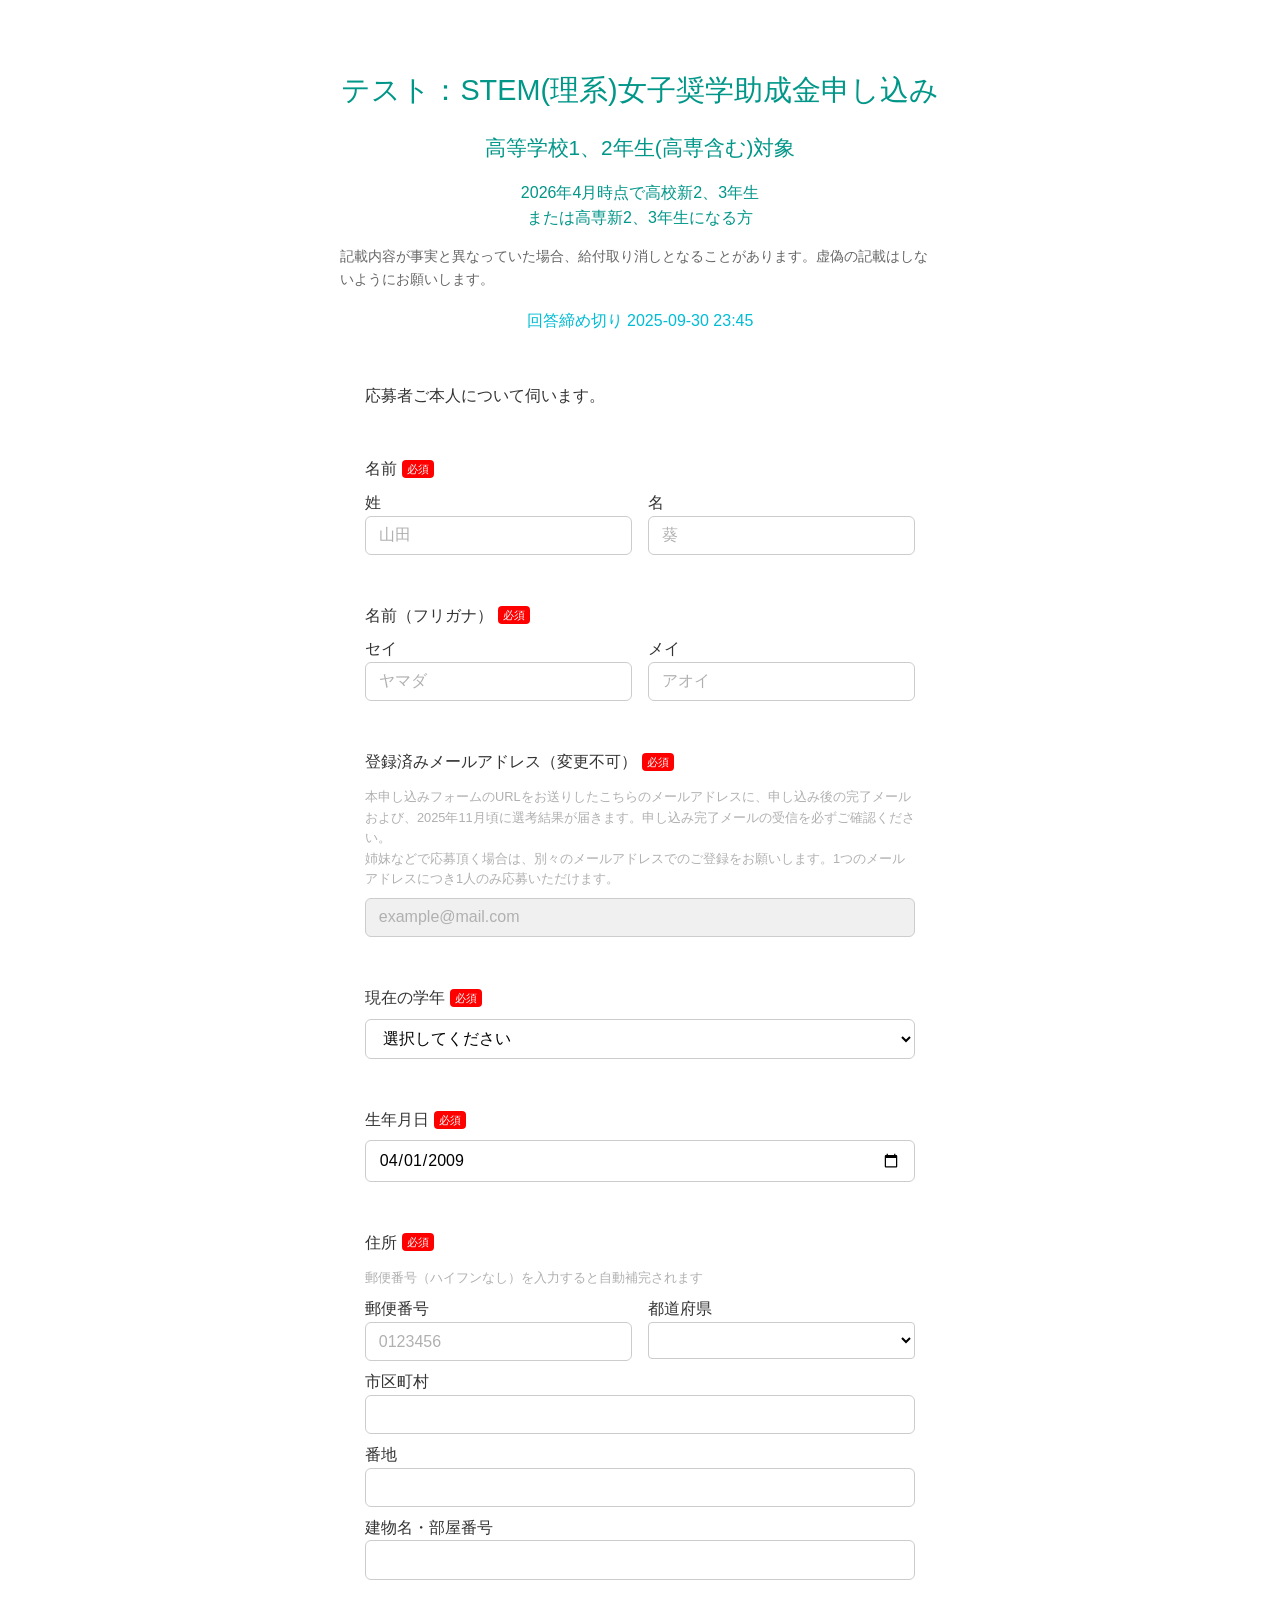
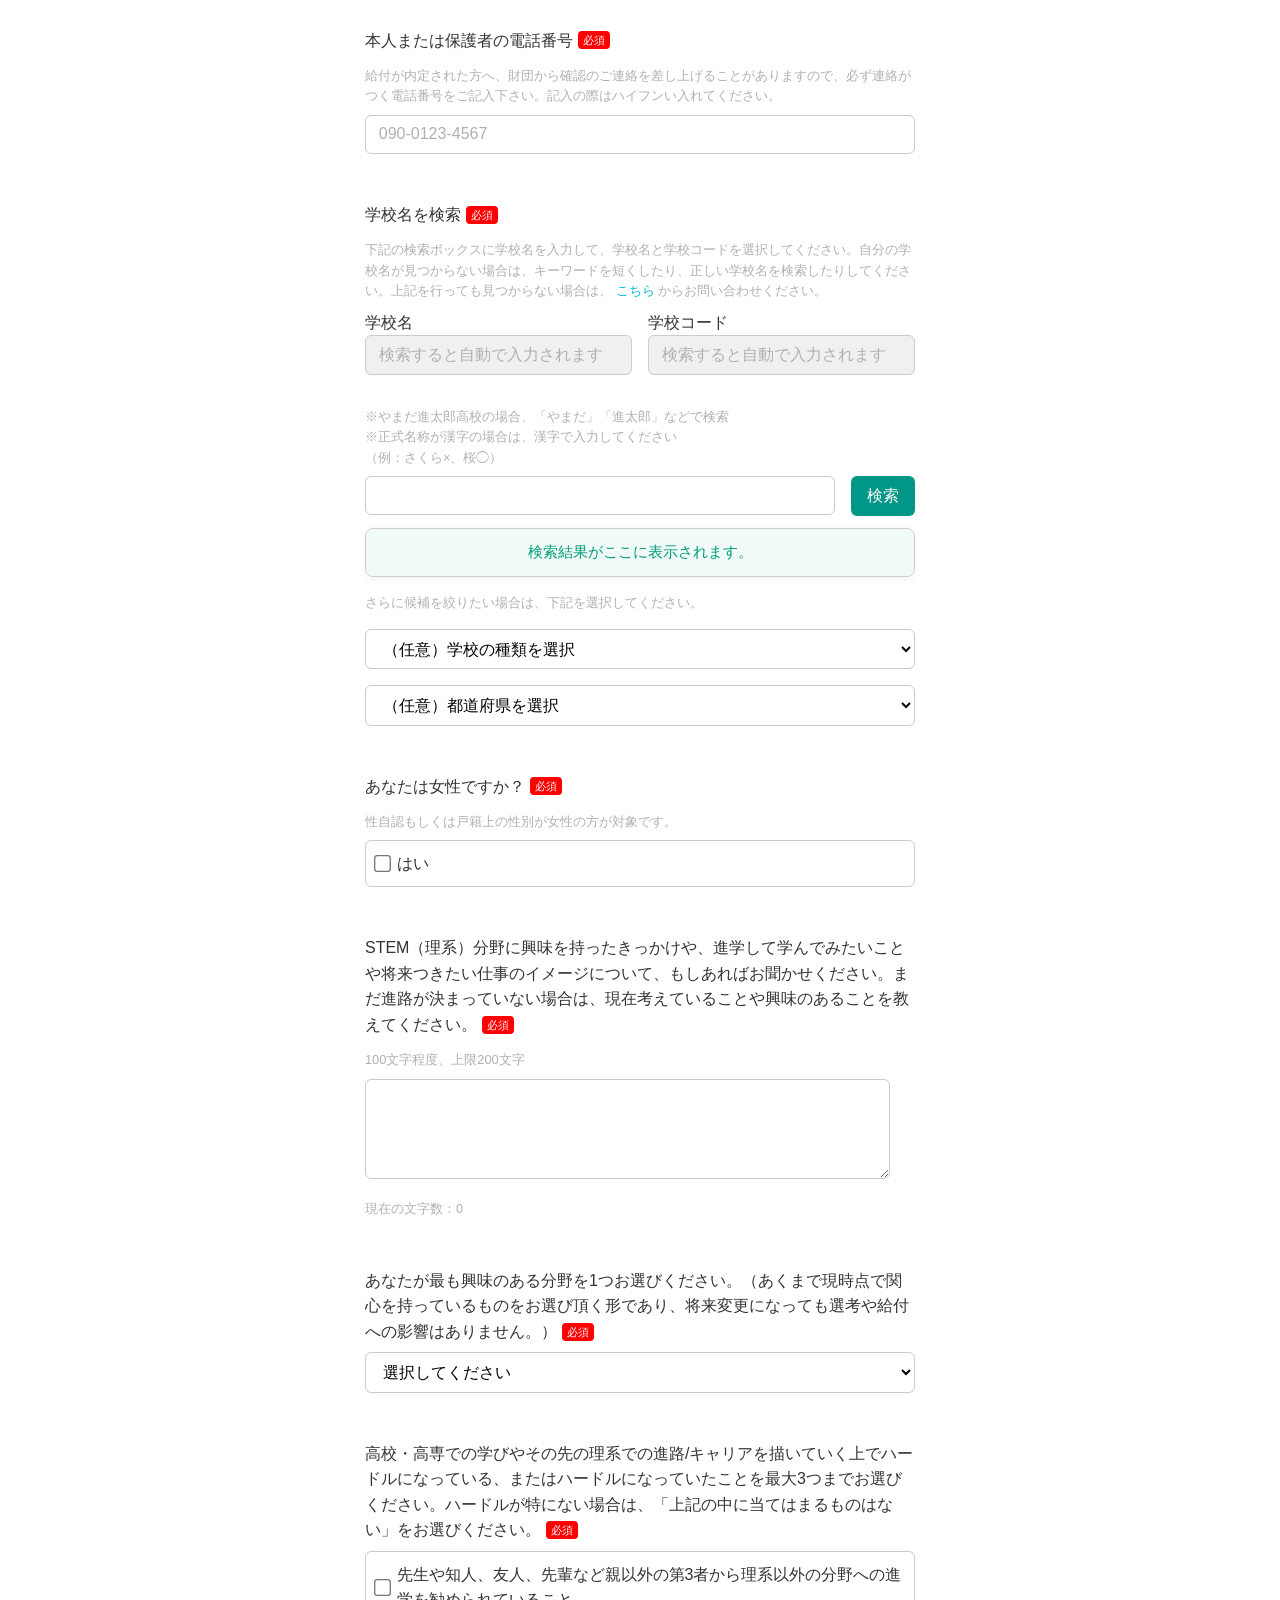
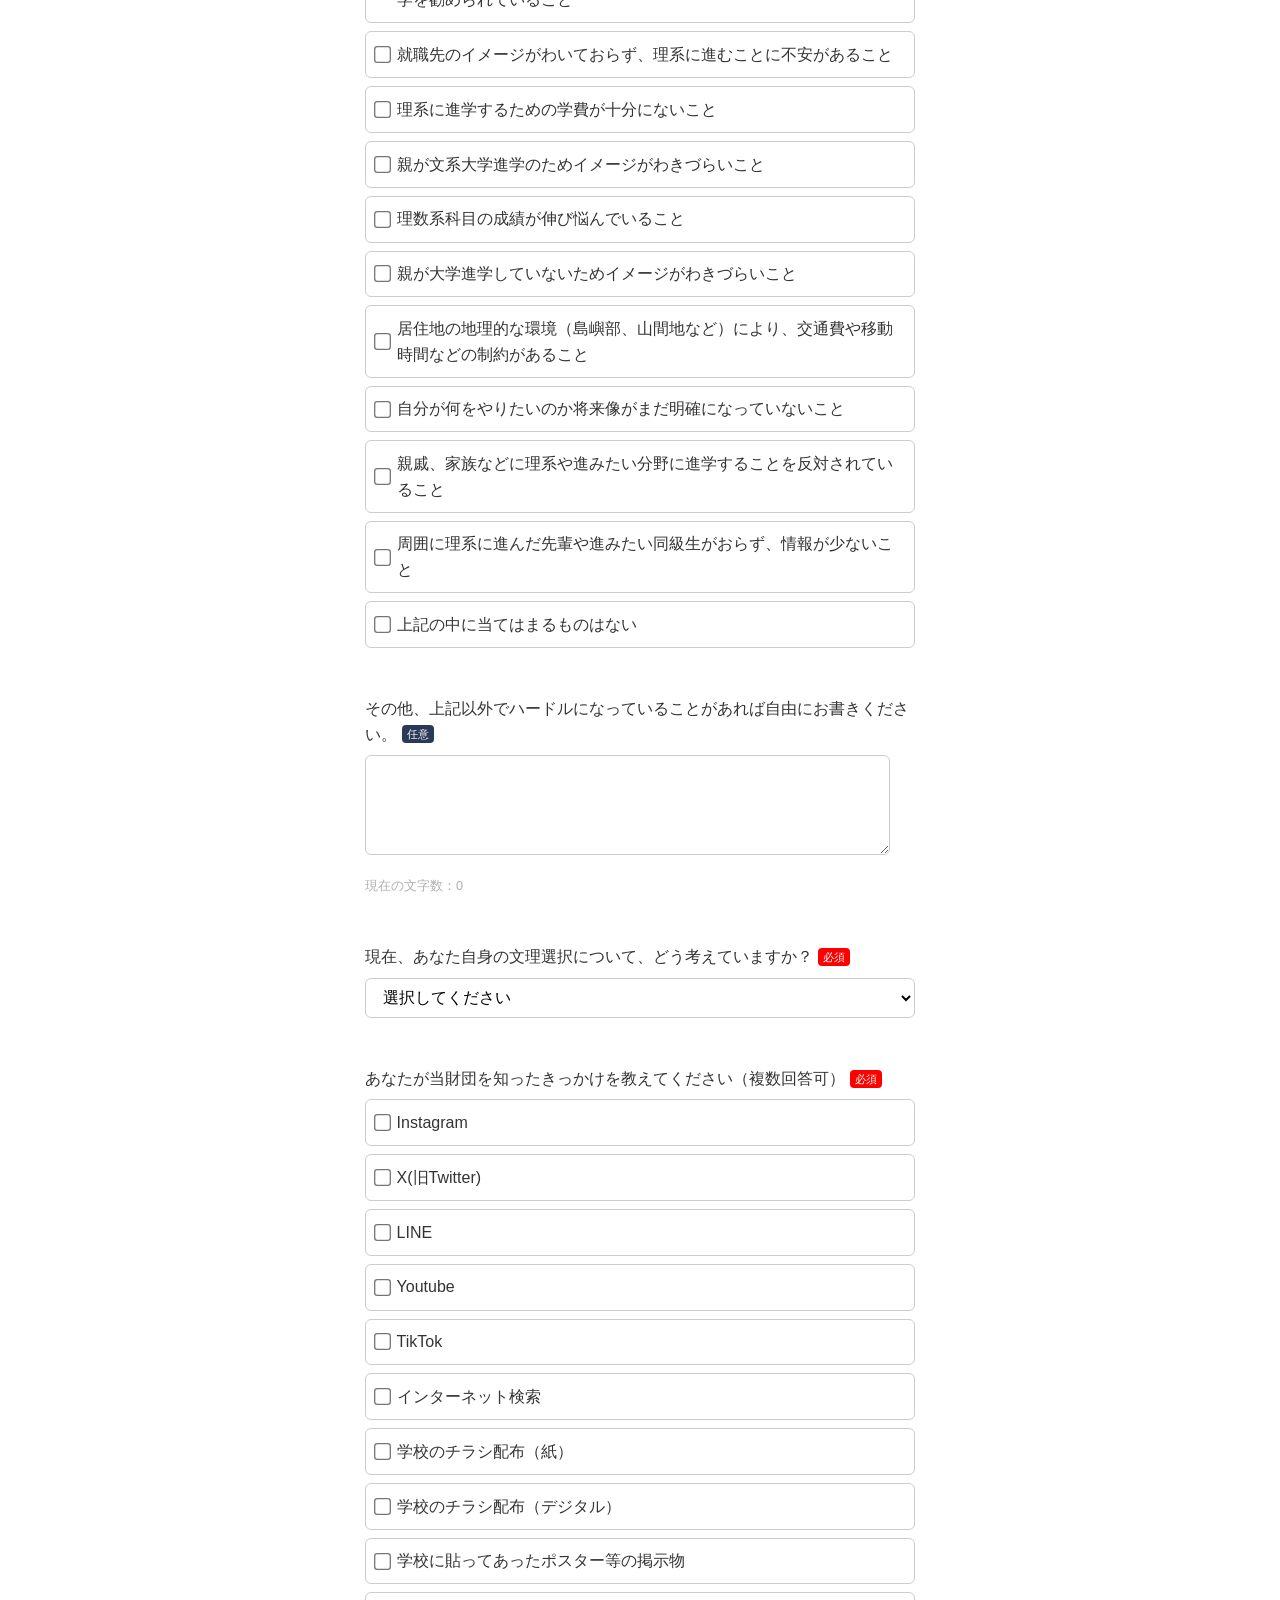
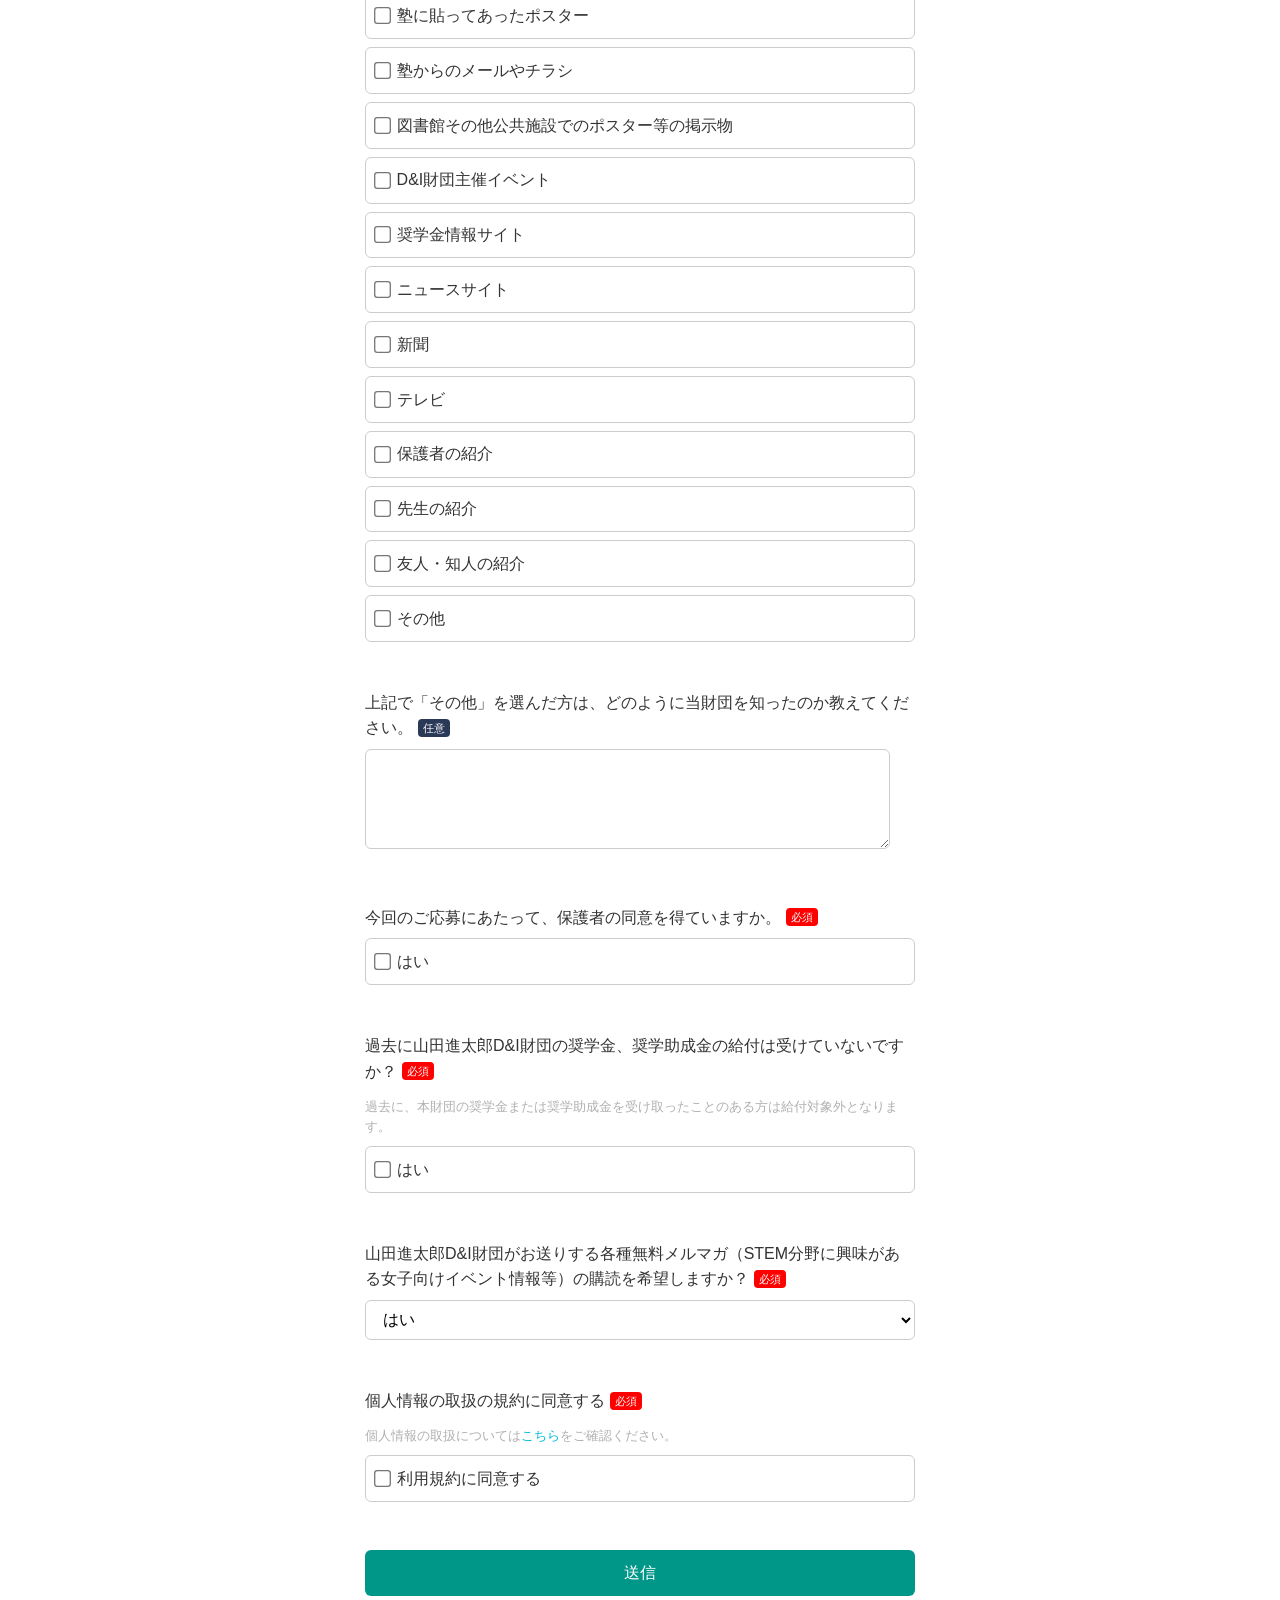
<file: index.html>
<!DOCTYPE html>
<html lang="ja">
<head>
    <meta charset="UTF-8">
    <meta name="viewport" content="width=device-width, initial-scale=1">
    <title>テスト：STEM(理系)女子奨学助成金申し込み</title>
    <script src="https://sdk.form.run/js/v2/formrun.js"></script>
    <link rel="stylesheet" href="./style.css">
</head>
<body>
    <div class="topTitle">
        <!-- ロゴ -->
        <h1>テスト：STEM(理系)女子奨学助成金申し込み</h1>

        <h2>高等学校1、2年生(高専含む)対象</h2>

        <h3>2026年4月時点で高校新2、3年生<br>または高専新2、3年生になる方</h3>

        <p class="attention">記載内容が事実と異なっていた場合、給付取り消しとなることがあります。虚偽の記載はしないようにお願いします。</p>
        
        <p class="deadline">回答締め切り 2025-09-30 23:45</p>

    </div>

    <div class="belowForm">
        <br>
        <p>応募者ご本人について伺います。</p>

        <form class="formrun" action="https://form.run/api/v1/r/2wxtvgvijfo5ckudlaa26unj" method="post">

            <!-- 名前 必須-->
            <div class="form-group">
                <label id="formLabel">
                    名前
                    <span class="required-badge">必須</span>
                </label>
                <div class="form-inline-name">
                    <div>
                        <label>姓</label>
                        <input id="sei" name="姓" type="text" placeholder="山田" data-formrun-required>
                        <div class="error_text" data-formrun-show-if-error="姓">入力してください</div>
                    </div>
                    <div>
                        <label>名</label>
                        <input id="mei" name="名" type="text" placeholder="葵" data-formrun-required>
                        <div class="error_text" data-formrun-show-if-error="名">入力してください</div>
                    </div>
                </div>
            </div>
        
            <!-- フリガナ -->
            <div class="form-group">
                <label id="formLabel">
                    名前（フリガナ）
                    <span class="required-badge">必須</span>
                </label>
                <div class="form-inline-name">
                    <div>
                        <label>セイ</label>
                        <input id="sei-kana" name="セイ" type="text" placeholder="ヤマダ" data-formrun-required>
                        <div class="error_text" data-formrun-show-if-error="セイ">全角カタカナで入力してください</div>
                    </div>
                    <div>
                        <label>メイ</label>
                        <input id="mei-kana" name="メイ" type="text" placeholder="アオイ" data-formrun-required>
                        <div class="error_text" data-formrun-show-if-error="メイ">全角カタカナで入力してください</div>
                    </div>
                </div>
            </div>
        
            <!-- メールアドレス -->
            <div class="form-group">
                <div class="form-group-email">
                    <label id="formLabel">
                        登録済みメールアドレス（変更不可）
                        <span class="required-badge">必須</span>
                    </label>
                    <p class="description">本申し込みフォームのURLをお送りしたこちらのメールアドレスに、申し込み後の完了メールおよび、2025年11月頃に選考結果が届きます。申し込み完了メールの受信を必ずご確認ください。<br>姉妹などで応募頂く場合は、別々のメールアドレスでのご登録をお願いします。1つのメールアドレスにつき1人のみ応募いただけます。</p>
                    <input id="email" name="メールアドレス" type="text" placeholder="example@mail.com" data-formrun-type="email" data-formrun-required readonly>
                    <div class="error_text" data-formrun-show-if-error="メールアドレス">有効なメールアドレスを入力してください</div>
                </div>
            </div>

            <!-- プレエントリーID （非公開URL） -->
            <input id="secretID" name="プレエントリーID" type="hidden" data-formrun-required>

            <!-- 学年 -->
            <div class="form-group">
                <label id="formLabel">
                    現在の学年
                    <span class="required-badge">必須</span>
                </label>
                <select id="grade" type="text" name="現在の学年" data-formrun-required>
                    <option value="">選択してください</option>
                    <option value="1">高校1年生</option>
                    <option value="2">高校2年生</option>
                    <option value="3">高専1年生</option>
                    <option value="4">高専2年生</option>
                </select>
                <div class="error_text" data-formrun-show-if-error="現在の学年">入力してください</div>
            </div>

            <!-- 生年月日 -->
            <div class="form-group">
                <div class="form-group-input">
                    <label id="formLabel">
                        生年月日
                        <span class="required-badge">必須</span>
                    </label>
                    <input type="date" id="birth" name="生年月日" data-formrun-required value="2009-04-01">
                    <div class="error_text" data-formrun-show-if-error="生年月日">入力してください</div>
                </div>
            </div>

            <!-- 住所 -->
            <div class="form-group">
                <label id="formLabel">
                    住所
                    <span class="required-badge">必須</span>
                </label>
                <p class="description">郵便番号（ハイフンなし）を入力すると自動補完されます</p>
                <div class="form-inline-postal">   
                    <div>
                        <label>郵便番号</label>
                        <input type="text" id="postal-code" name="郵便番号" placeholder="0123456" data-formrun-type="postal-code-jp" data-formrun-required>
                        <div class="error_text" data-formrun-show-if-error="郵便番号">入力してください</div>
                    </div>
                    <div>
                        <label>都道府県</label>
                        <select name="都道府県" id="prefecture" data-formrun-type="region prefecture-jp" data-formrun-required></select>
                        <div class="error_text" data-formrun-show-if-error="都道府県">入力してください</div>
                    </div>
                </div>
                <div class="form-inline-postal">
                    <div>
                        <label>市区町村</label>
                        <input type="text" id="area" name="市区町村" data-formrun-type="locality street-address" data-formrun-required>
                        <div class="error_text" data-formrun-show-if-error="市区町村">入力してください</div>
                    </div>
                </div>
                <div class="form-inline-postal">
                    <div>
                        <label>番地</label>
                        <input type="text" name="番地" id="banchi"  data-formrun-required>
                        <div class="error_text" data-formrun-show-if-error="番地">入力してください</div>
                    </div>
                </div>
                <div class="form-inline-postal">
                    <div>
                        <label>建物名・部屋番号</label>
                        <input type="text" name="建物名・部屋番号">
                    </div>
                </div>
            </div>  

            <!-- 本人または保護者の電話番号 -->
            <div class="form-group">
                <div class="form-group-input">
                    <label id="formLabel">
                        本人または保護者の電話番号
                        <span class="required-badge">必須</span>
                    </label>
                    <p class="description">給付が内定された方へ、財団から確認のご連絡を差し上げることがありますので、必ず連絡がつく電話番号をご記入下さい。記入の際はハイフンい入れてください。</p>
                    <input type="text" id="phone-number" name="本人または保護者の電話番号" data-formrun-type="tel" placeholder="090-0123-4567" data-formrun-required>
                    <div class="error_text" data-formrun-show-if-error="本人または保護者の電話番号">入力してください</div>
                </div>
            </div>

            <div class="form-group">
                <label id="formLabel">
                    学校名を検索
                    <span class="required-badge">必須</span>
                </label>

                <p class="description">
                    下記の検索ボックスに学校名を入力して、学校名と学校コードを選択してください。自分の学校名が見つからない場合は、キーワードを短くしたり、正しい学校名を検索したりしてください。上記を行っても見つからない場合は、 <a href="https://www.shinfdn.org/contact" target="_blank" rel="noopener noreferrer">こちら</a> からお問い合わせください。
                </p>

                <div class="form-inline-school-name-code">
                    <div>
                        <label>学校名</label>
                        <input name="学校名" id="schoolName" type="text" data-formrun-required readonly placeholder="検索すると自動で入力されます">
                        <div class="error_text" data-formrun-show-if-error="学校名">入力してください</div>
                    </div>
                    <div>
                        <label>学校コード</label>
                        <input name="学校コード" id="schoolCode" type="text" data-formrun-required readonly placeholder="検索すると自動で入力されます">
                        <div class="error_text" data-formrun-show-if-error="学校コード">入力してください</div>
                    </div>
                </div>

                <p class="description">
                    ※やまだ進太郎高校の場合、「やまだ」「進太郎」などで検索
                    <br>※正式名称が漢字の場合は、漢字で入力してください
                    <br> （例：さくら×、桜◯）
                </p>

                <div class="form-inline-kensaku">
                    <div>
                        <input type="text" id="searchWord" name="学校キーワード検索"/>
                    </div>
                    <button id="kensaku" type="button">検索</button>
                </div>

                <ul id="suggestionList" style="border: 0.5px solid #ccc; max-height: 210px; overflow-y: auto; padding: 0;"></ul>

                <div class="form-group-school-code">
                    <p class="description">さらに候補を絞りたい場合は、下記を選択してください。</p>
                    <div class="form-group-school-code-sub">
                        <select id="schoolTypeSelect" name="学校の種類">
                            <option value="">（任意）学校の種類を選択</option>
                            <option value="D1(高校)">高等学校（高校）</option>
                            <option value="D2(中等)">中等教育学校（中高一貫校）</option>
                            <option value="G1(高専)">高等専門学校（高専）</option>
                        </select>
                    </div>  
        
                    <div class="form-group-school-code-sub">
                        <select id="prefSelect" name="都道府県"></select>
                    </div>
                </div>
            </div>

            <!-- あなたは女性ですか？ -->
            <div class="form-group">
                <label id="formLabel">
                    あなたは女性ですか？
                    <span class="required-badge">必須</span>
                </label>
                <p class="description">性自認もしくは戸籍上の性別が女性の方が対象です。</p>
                <div class="checkbox-wrapper">
                    <input type="checkbox" id="gender" value="はい" name="あなたは女性ですか？" data-formrun-required>
                    <label>はい</label>
                </div>
                <div class="error_text" data-formrun-show-if-error="あなたは女性ですか？">入力してください</div>
            </div>
            
            <!-- STEM（理系）分野に興味を持ったきっかけ（100文字程度、上限200文字）文字数 200文字以内　現在の文字数 0 -->
            <div class="form-group">
                <label id="formLabel">
                    STEM（理系）分野に興味を持ったきっかけや、進学して学んでみたいことや将来つきたい仕事のイメージについて、もしあればお聞かせください。まだ進路が決まっていない場合は、現在考えていることや興味のあることを教えてください。
                    <span class="required-badge">必須</span>
                </label>
                <p class="description">100文字程度、上限200文字</p>

                <textarea class="form-control" id="text1" 
                name="STEM（理系）分野に興味を持ったきっかけ" data-formrun-type="text" 
                data-formrun-chars-max="200" 
                data-formrun-required></textarea>

                <p class="description">現在の文字数：<span class="charCount" data-for="text1">0</span></p>

                <div class="error_text" data-formrun-show-if-error="STEM（理系）分野に興味を持ったきっかけ">200文字以内で入力してください</div>
            </div>

            <!-- あなたが最も興味のある分野を1つお選びください。 -->
            <div class="form-group">
                <label id="formLabel">
                    あなたが最も興味のある分野を1つお選びください。（あくまで現時点で関心を持っているものをお選び頂く形であり、将来変更になっても選考や給付への影響はありません。）
                    <span class="required-badge">必須</span>
                </label>
                <select name="最も興味のある分野" id="interesting" data-formrun-required>
                    <option value="">選択してください</option>
                    <option value="まだ決まっていない/検討中である">まだ決まっていない/検討中である</option>
                    <option value="素材、物質などの研究開発に関わる、化学分野">素材、物質などの研究開発に関わる、化学分野</option>
                    <option value="ものづくりに関わる、工学（機械、電気電子など）分野">ものづくりに関わる、工学（機械、電気電子など）分野</option>
                    <option value="住まいや街作りに関わる、土木・建築分野">住まいや街作りに関わる、土木・建築分野</option>
                    <option value="プログラミング・AIなど、情報科学分野">プログラミング・AIなど、情報科学分野</option>
                    <option value="医療に関わる、医・歯・薬分野">医療に関わる、医・歯・薬分野</option>
                    <option value="人の健康や福祉に関わる、看護、​​美容、栄養、食品などの分野">人の健康や福祉に関わる、看護、​​美容、栄養、食品などの分野</option>
                    <option value="遺伝子、バイオなどの生物分野">遺伝子、バイオなどの生物分野</option>
                    <option value="航空宇宙、天文学、惑星科学などの宇宙分野">航空宇宙、天文学、惑星科学などの宇宙分野</option>
                    <option value="環境学、地質学、気候学などの地学分野">環境学、地質学、気候学などの地学分野</option>
                    <option value="獣医学、畜産学、植物学、土壌学などの農学分野">獣医学、畜産学、植物学、土壌学などの農学分野</option>
                    <option value="論理をつきつめる、数学・物理などの理学分野">論理をつきつめる、数学・物理などの理学分野</option>
                    <option value="理科教育、数学教育などの教育分野">理科教育、数学教育などの教育分野</option>
                    <option value="原子力、燃料電池、新エネルギーなどのエネルギー分野">原子力、燃料電池、新エネルギーなどのエネルギー分野</option>
                </select>
                <div class="error_text" data-formrun-show-if-error="最も興味のある分野">入力してください</div>
            </div>

            <div class="form-group" id="checkbox-container-hurdle">
                <label id="formLabel">
                    高校・高専での学びやその先の理系での進路/キャリアを描いていく上でハードルになっている、またはハードルになっていたことを最大3つまでお選びください。ハードルが特にない場合は、「上記の中に当てはまるものはない」をお選びください。
                    <span class="required-badge">必須</span>
                </label>
                <p id="checkbox-error-hurdle" style="color: red; display: none;">1つ以上選択してください。</p>
            </div>

            <!-- ハードル  -->
            <div class="form-group">
                <label id="formLabel">
                    その他、上記以外でハードルになっていることがあれば自由にお書きください。
                    <span class="non-required-badge">任意</span>
                </label>
                <textarea class="form-control" id="text2" name="その他、上記以外でハードルになっていることがあれば自由にお書きください。" data-formrun-type="text"></textarea>
                <p class="description">現在の文字数：<span class="charCount" data-for="text2">0</span></p>
            </div>

            <!-- 現在、あなた自身の文理選択について、どう考えていますか？ -->
            <div class="form-group">
                <label id="formLabel">
                    現在、あなた自身の文理選択について、どう考えていますか？
                    <span class="required-badge">必須</span>
                </label>
                <select id="bunnri" type="text" name="文理選択" data-formrun-required>
                    <option value="">選択してください</option>
                    <option value="わからない・まだ決めていない（迷っている）">わからない・まだ決めていない（迷っている）</option>
                    <option value="理系">理系</option>
                    <option value="どちらかといえば理系">どちらかといえば理系</option>
                    <option value="どちらでもない">どちらでもない</option>
                    <option value="どちらかといえば文系">どちらかといえば文系</option>
                    <option value="文系">文系</option>
                </select>
                <div class="error_text" data-formrun-show-if-error="文理選択">入力してください</div>
            </div>

            <div class="form-group" id="checkbox-container-kikkake">
                <label id="formLabel">
                    あなたが当財団を知ったきっかけを教えてください（複数回答可）
                    <span class="required-badge">必須</span>
                </label>
                <p id="checkbox-error-kikkake" style="color: red; display: none;">1つ以上選択してください。</p>
            </div>

            <!-- ハードル  -->
            <div class="form-group">
                <label id="formLabel">
                    上記で「その他」を選んだ方は、どのように当財団を知ったのか教えてください。
                    <span class="non-required-badge">任意</span>
                </label>
                <textarea class="form-control" id="text3" name="上記で「その他」を選んだ方は、どのように当財団を知ったのか教えてください。" data-formrun-type="text"></textarea>
            </div>

            <!-- 今回のご応募にあたって、保護者の同意を得ていますか。 -->
            <div class="form-group">
                <label id="formLabel">
                    今回のご応募にあたって、保護者の同意を得ていますか。
                    <span class="required-badge">必須</span>
                </label>
                <div class="checkbox-wrapper">
                    <input type="checkbox" id="consent" name="保護者の同意" value="はい" data-formrun-required>
                    <label>はい</label>
                </div>
                <div class="error_text" data-formrun-show-if-error="保護者の同意">入力してください</div>
            </div>

            <!-- 過去に山田進太郎D&I財団の奨学金、奨学助成金の給付は受けていないですか？ -->
            <div class="form-group">
                <label id="formLabel">
                    過去に山田進太郎D&I財団の奨学金、奨学助成金の給付は受けていないですか？
                    <span class="required-badge">必須</span>
                </label>
                <p class="description">過去に、本財団の奨学金または奨学助成金を受け取ったことのある方は給付対象外となります。</p>
                <div class="checkbox-wrapper">
                    <input type="checkbox" id="scholarship" name="奨学助成金の給付の有無" value="奨学助成金の給付の有無" data-formrun-required>
                    <label>はい</label>
                </div>
                <div class="error_text" data-formrun-show-if-error="奨学助成金の給付の有無">入力してください</div>
            </div>

            <!-- 山田進太郎D&I財団がお送りする各種無料メルマガ（STEM分野に興味がある女子向けイベント情報等）の購読を希望しますか？ -->
            <div class="form-group">
            <label id="formLabel">
                山田進太郎D&I財団がお送りする各種無料メルマガ（STEM分野に興味がある女子向けイベント情報等）の購読を希望しますか？
                <span class="required-badge">必須</span>
            </label>
            <select name="メルマガ意向" id="magazine" data-formrun-required>
                <option value="">選択してください</option>
                <option value="はい" selected>はい</option>
                <option value="いいえ">いいえ</option>
                <option value="購読済み">購読済み</option>
            </select>
            <div class="error_text" data-formrun-show-if-error="メルマガ意向">入力してください</div>
        </div>


            <!-- 個人情報の取扱の規約に同意する -->
            <div class="form-group">
                <label id="formLabel">
                    個人情報の取扱の規約に同意する
                    <span class="required-badge">必須</span>
                </label>
                <p class="description">個人情報の取扱については<a href="https://www.shinfdn.org/privacy" target="_blank">こちら</a>をご確認ください。</p>
                <div class="checkbox-wrapper">
                    <input type="checkbox" id="agree" name="個人情報利用同意" data-formrun-required>
                    <label>利用規約に同意する</label>
                </div>
                <div class="error_text" data-formrun-show-if-error="個人情報利用同意">入力してください</div>
            </div>

            <div class="form-group">
                <div class="_formrun_gotcha">
                    <style media="screen">._formrun_gotcha {position:absolute!important;height:1px;width:1px;overflow:hidden;}</style>
                    <label for="_formrun_gotcha">If you are a human, ignore this field</label>
                    <input type="text" name="_formrun_gotcha" id="_formrun_gotcha" tabindex="-1">
                </div>
        
                <button id="formSubmit" type="submit" data-formrun-error-text="未入力の項目があります" data-formrun-submitting-text="送信中...">送信</button>
            </div>  
        </form>
    </div>

    <script type="module" src="./main.js"></script>
    <script src="./js/schoolNameResearch.js"></script> 
</body>
</html>
</file>
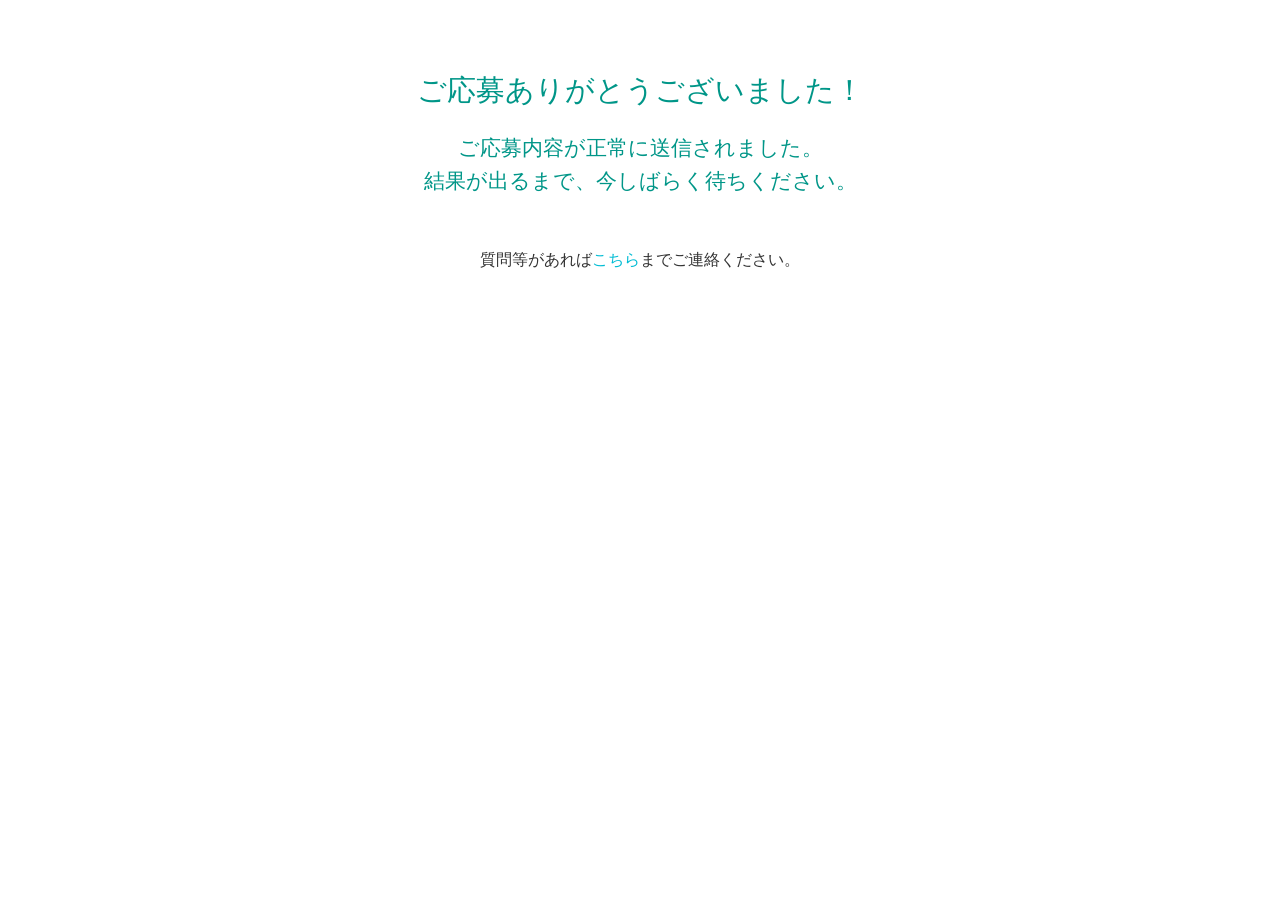
<file: pages/thanks.html>
<!DOCTYPE html>
<html lang="ja">
<head>
    <meta charset="UTF-8">
    <meta name="viewport" content="width=device-width, initial-scale=1.0">
    <title>フォーム送信完了</title>
    <link rel="stylesheet" href="./style.css">
</head>
<body>
    <h1>ご応募ありがとうございました！</h1>
    <h2>ご応募内容が正常に送信されました。<br>結果が出るまで、今しばらく待ちください。</h2>

    <p>質問等があれば<a href="https://www.shinfdn.org/contact" target="_blank">こちら</a>までご連絡ください。</p>
</body>
</html>
</file>
<file: style.css>
/* ==========Base Design========== */
body {
    font-family: 'Helvetica Neue', sans-serif;
    background-color: #fff;
    color: #333;
    line-height: 1.6;
    margin: 2rem auto;
    max-width: 700px;
    padding: 1rem;
    align-items: center;
}

a {
    color: #00bcd4;
    text-decoration: none;
}

.charCount.over {
    color: red;
    font-weight: bold;
}

.error_text{
    color: red;
    
}

h1 {
    color: #009688;
    font-size: 1.8rem;
    margin-bottom: 0.5rem;
    text-align: center;
    font-weight: normal;
}

h2 {
    color: #009688;
    font-size: 1.3rem;
    margin-bottom: 0.5rem;
    font-weight: normal;
    text-align: center;
}

h3 {
    color: #009688;
    font-size: 1.0rem;
    margin-bottom: 0.5rem;
    font-weight: normal;
    text-align: center;
}

.required-badge {
    background-color: #ff0000; /* 赤色 */
    color: #fff;    
    padding: 3px 5px;
    font-size: 0.7rem;
    border-radius: 4px;
    margin-left: 1px;
    vertical-align: middle;
}

.non-required-badge {
    background-color: #2a3957; /* 赤色 */
    color: #fff;  
    padding: 3px 5px;
    font-size: 0.7rem;
    border-radius: 4px;
    margin-left: 1px;
    vertical-align: middle;
}

/* ==========Base Design End========== */

/* ==========Smart phone========== */
@media screen and (max-width: 600px) {
    body {
        padding: 10px;
        font-size: 16px;
    }

    .topTitle h1, .topTitle h2, .topTitle h3 {
        font-size: 1.2rem;
        text-align: center;
    }

    .form-inline-name,
    .form-inline-postal,
    .form-inline-school-name-code,
    .form-inline-kensaku {
        flex-direction: column;
        gap: 8px;
    }

    .form-inline-name > div,
    .form-inline-postal > div,
    .form-inline-school-name-code > div {
        width: 100%;
    }

    input[type="text"],
    input[type="date"],
    select,
    textarea {
        width: 100%;
        font-size: 16px;
    }

    .form-group,
    .form-group-email,
    .form-group-input {
        padding: 10px 0;
    }

    button#kensaku {
        width: 100%;
    }

    ul#suggestionList {
        max-height: 150px;
    }
    }
/* ==========Smart phone End========== */


/* ==========Detail Design Setting========== */
.topTitle {
    max-width: 600px;
    margin: 0 auto; /* 中央寄せ */
}

.belowForm {
    max-width: 550px;
    margin: 0 auto; /* 中央寄せ */
}

.attention {
    font-size: 0.9rem;
    color: #666;
    margin-bottom: 0.5rem;
}

.deadline {
    font-size: 1.0rem;
    color: #00bcd4;
    margin-bottom: 0.5rem;
    text-align: center;
}

.description {
    font-size: 0.8rem;
    color: #b0b0b0;
    margin-bottom: 0.5rem;
}

label#formLabel {
    display: block;
    margin-bottom: 0.5rem;
}

/* 赤枠スタイル */
.error-highlight {
    border: 2px solid red !important;
    background-color: #fff0f0;
}

/* エラーテキストがデフォルトで非表示の場合に対応 */
.error_text {
    display: none;
    color: red;
    font-size: 0.9em;
    margin-top: 4px;
}


/* ==========Detail Design Setting End========== */


/* ==========Form Group Design========== */
.form-group {
    margin-top: 3rem;
    margin-bottom: 3rem;
}

/* テキストインプットのデザイン */
.form-group-input > div{
    max-width: 550px;
    min-width: 150px; 
}

.form-group-input > input {
    width: 100%;
    padding: 0.5rem 0.75rem;
    border: 1px solid #ccc;
    border-radius: 4px;
    font-size: 1rem;
    box-sizing: border-box;
}

.form-group-email > div{
    max-width: 550px;
    min-width: 150px; 
}

.form-group-email > input {
    background-color: #f0f0f0;
    width: 100%;
    padding: 0.5rem 0.75rem;
    border: 1px solid #ccc;
    border-radius: 4px;
    font-size: 1rem;
    box-sizing: border-box;
}

.form-group-school-code {
    margin-top: 1rem;
    margin-bottom: 1rem;
}

.form-group-school-code-sub {
    margin-top: 1rem;
    margin-bottom: 1rem;
}
/* ==========Form Group Design End========== */


/* ==========Form Inline Design========== */
.form-inline-name {
    display: flex;
    gap: 1rem;
}

.form-inline-name > div {
    flex: 1;
}

.form-inline-name input {
    width: 100%;
    padding: 0.5rem 0.75rem;
    border: 1px solid #ccc;
    border-radius: 4px;
    font-size: 1rem;
    box-sizing: border-box;
}

/* 共通：フォームのインライングループ */
.form-inline-postal {
    display: flex;
    flex-wrap: wrap;
    gap: 1rem;
    margin-top: 0.5rem;
}

.form-inline-postal > div{
    flex: 1;
    min-width: 150px; /* スマホ対応 */
}

.form-inline-postal input,
.form-inline-postal select {
    width: 100%;
    padding: 0.5rem 0.75rem;
    border: 1px solid #ccc;
    border-radius: 4px;
    font-size: 1rem;
    box-sizing: border-box;
}

.form-inline-school-name-code {
    display: flex;
    gap: 1rem;
    margin-bottom: 2rem;
}

.form-inline-school-name-code > div {
    flex: 1;
}

.form-inline-school-name-code input {
    width: 100%;
    padding: 0.5rem 0.75rem;
    border: 1px solid #ccc;
    border-radius: 4px;
    font-size: 1rem;
    box-sizing: border-box;
    background-color: #f0f0f0;
}


.form-inline-kensaku {
    display: flex;
    gap: 1rem;
}

.form-inline-kensaku > div {
    flex: 1;
}

.form-inline-kensaku input {
    width: 100%;
    padding: 0.5rem 0.75rem;
    border: 1px solid #ccc;
    border-radius: 4px;
    font-size: 1rem;
    box-sizing: border-box;
}

.form-inline-kensaku input::placeholder {
    font-size: 0.8rem;
}

/* ==========Form Inline Design End========== */


/* ==========Input Design========== */
/* 入力欄共通スタイル */
input[type="text"],
input[type="email"],
input[type="date"],
input[type="tel"],
select {
    width: 100%;
    max-width: 550px;
    padding: 0.6rem 0.8rem;
    font-size: 1rem;
    border: 1px solid #ccc;
    border-radius: 6px;
    transition: border-color 0.2s ease;
    font-family: 'Helvetica Neue', sans-serif;
}

::placeholder {
    color: #b0b0b0;
}

input:focus,
select:focus,
textarea:focus {
    border-color: #009688;
    outline: none;
    background-color: #fff;
}

textarea {
    width: 100%;
    max-width: 525px;
    min-height: 100px;
    padding: 0.5rem 0.75rem;
    font-size: 1rem;
    border: 1px solid #ccc;
    border-radius: 6px;
    transition: border-color 0.2s ease;
    font-family: 'Helvetica Neue', sans-serif;
    box-sizing: border-box;
}

/* 選択リストや補助テキストのデザイン */
select {
    background-color: #fff;
}
/* ==========Input Design End========== */


/* ==========Button Design========== */
button#formSubmit, input[type="submit"] {
    background-color: #009688;
    color: white;
    border: none;
    padding: 0.8rem 1.2rem;
    border-radius: 6px;
    font-size: 1rem;
    cursor: pointer;
    transition: background-color 0.3s ease;
    width: 100%;
}

/* 学校名検索ボタン */
button#kensaku, input[type="submit"] {
    background-color: #009688;
    color: white;
    border: none;
    padding: 0.5rem 1.0rem;
    height: 2.5rem;
    border-radius: 6px;
    font-size: 1rem;
    cursor: pointer;
    transition: background-color 0.3s ease;
}
/* ==========Button Design End========== */


/* ==========uggestionListのデザイン========== */
#suggestionList {
    border: 1px solid #ccc;
    border-radius: 8px;
    max-height: 200px;
    overflow-y: auto;
    padding: 0;
    margin-top: 0.75rem;
    list-style: none;
    background-color: #fff;
    box-shadow: 0 2px 8px rgba(0, 0, 0, 0.05);
    font-size: 1rem;
    text-align: center;
    scroll-behavior: smooth;
    scrollbar-width: thin;
    scrollbar-color: #ccc transparent;
    position: relative;
}

/* カスタムスクロールバー（Chrome, Edge） */
#suggestionList::-webkit-scrollbar {
    width: 8px;
}

#suggestionList::-webkit-scrollbar-thumb {
    background-color: #ccc;
    border-radius: 4px;
}

#suggestionList::-webkit-scrollbar-track {
    background: transparent;
}

/* 各リストアイテム */
#suggestionList li {
    padding: 0.75rem 1rem;
    border-bottom: 1px solid #eee;
    cursor: pointer;
    transition: background-color 0.2s ease;
}

#suggestionList li:hover {
    background-color: #f0faf7;
    color: #009C7A;
    /* background-color: #ffffff;
    color: #a1a1a1; */
}

#suggestionList li:last-child {
    border-bottom: none;
}

/* 候補がないときのメッセージ */
#suggestionList::before {
    content: attr(data-placeholder);
    display: block;
    padding: 0.7rem;
    background-color: #f0faf7;
    color: #009C7A;
    /* background-color: #ffffff;
    color: #a1a1a1; */
    font-size: 0.95rem;
    pointer-events: none;
}

/* スクロールできることを視覚的に示す影 */
#suggestionList::after {
    content: "";
    position: sticky;
    bottom: 0;
    background: linear-gradient(to bottom, transparent, #fff);
    display: block;
}
/* ==========uggestionListのデザインここまで========== */


/* ==========Check Box Design========== */
.checkbox-wrapper {
    /* background-color: #f9f9f9; */
    border: 1px solid #ccc;
    padding: 0.6rem;
    border-radius: 6px;
    margin-top: 0.5rem;
    display: flex;
    align-items: center;
    gap: 0.5rem;
}

/* チェックボックス自体 */
input[type="checkbox"] {
    transform: scale(1.3);
    accent-color: #009688;
    margin: 0;
}

/* ==========Check Box Design End========== */
</file>
<file: pages/style.css>
body {
    font-family: 'Helvetica Neue', sans-serif;
    background-color: #fff;
    color: #333;
    line-height: 1.6;
    margin: 2rem auto;
    max-width: 700px;
    padding: 1rem;
    align-items: center;
}

a {
    color: #00bcd4;
    text-decoration: none;
}

.charCount.over {
    color: red;
    font-weight: bold;
}

.error_text{
    color: red;
}

h1 {
    color: #009688;
    font-size: 1.8rem;
    margin-bottom: 0.5rem;
    text-align: center;
    font-weight: normal;
}

h2 {
    color: #009688;
    font-size: 1.3rem;
    margin-bottom: 0.5rem;
    font-weight: normal;
    text-align: center;
}

h3 {
    color: #009688;
    font-size: 1.0rem;
    margin-bottom: 0.5rem;
    font-weight: normal;
    text-align: center;
}

p{
    margin-top: 50px;
    text-align: center;
}
</file>
